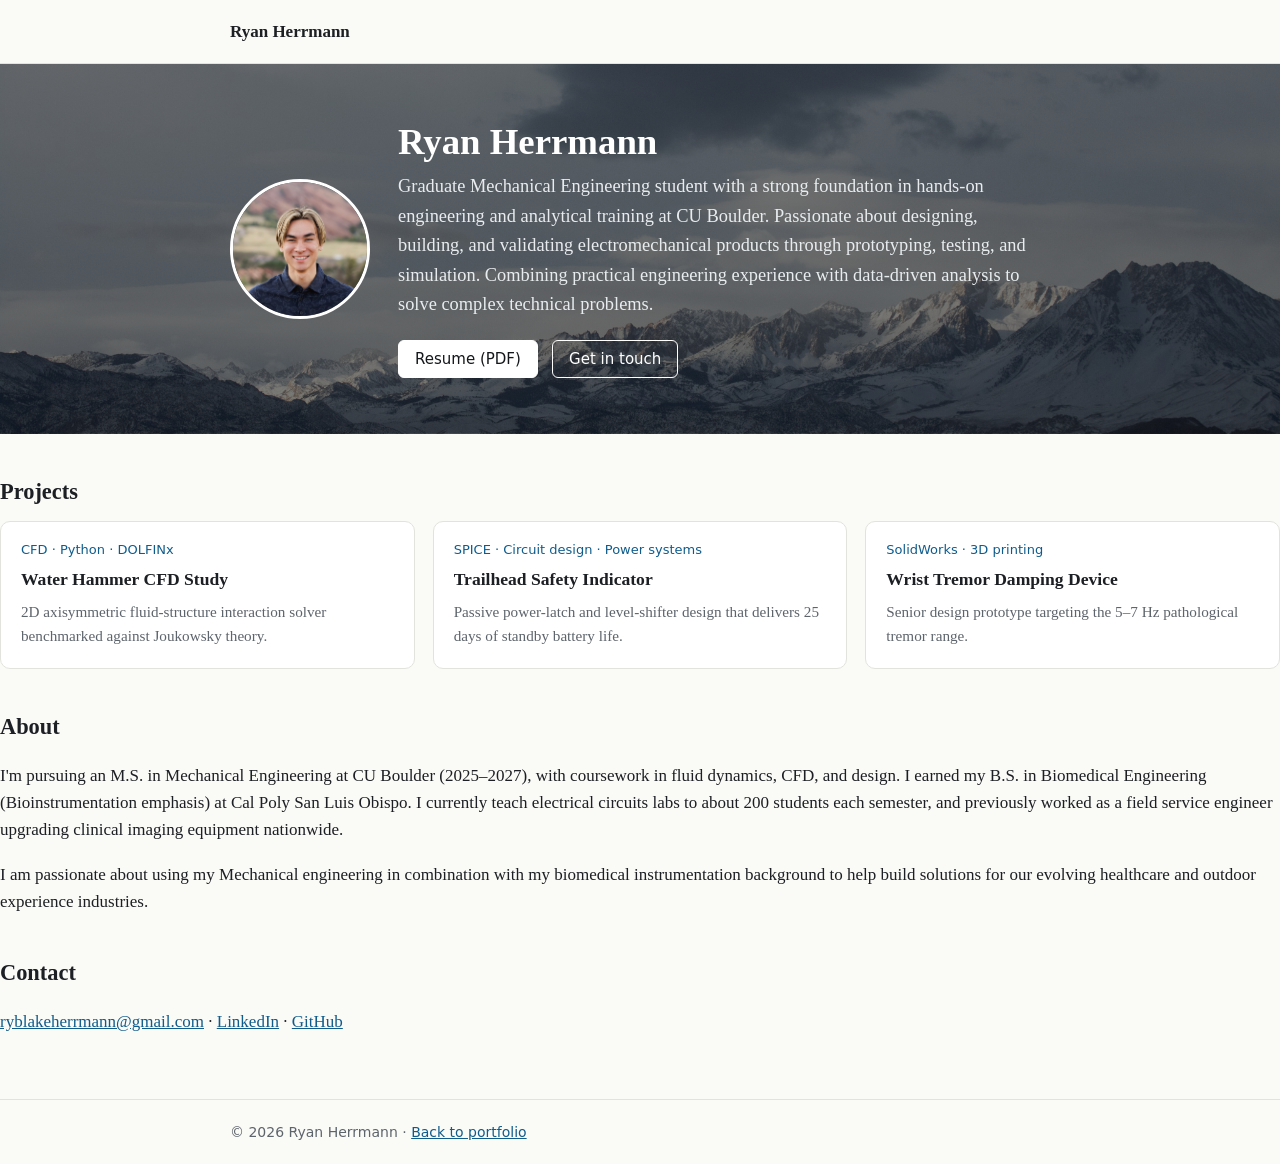
<file: index.html>
<!doctype html>
<html lang="en"><head><meta charset="utf-8"><meta name="viewport" content="width=device-width,initial-scale=1">
<title>Portfolio | Ryan Herrmann</title><link rel="stylesheet" href="style.css"></head><body>
<header class="site"><div class="wrap"><a class="brand" href="index.html">Ryan Herrmann</a></header>
<section class="hero">
  <div class="wrap hero-inner">
    <img class="headshot" src="images/Headshot.jpg" alt="Photo of Ryan Herrmann">
    <div>
      <h1>Ryan Herrmann</h1>
      <p class="lead">Graduate Mechanical Engineering student with a strong foundation in hands-on engineering and
analytical training at CU Boulder. Passionate about designing, building, and validating electromechanical
products through prototyping, testing, and simulation. Combining practical engineering experience with
data-driven analysis to solve complex technical problems.</p>
      <a class="btn primary" href="pdfs/Ryan_Herrmann_Resume.pdf">Resume (PDF)</a>
      <a class="btn" href="#contact">Get in touch</a>
    </div>
  </div>
</section>
<h2 id="projects">Projects</h2>
<div class="grid">
<a class="card" href="projects/water-hammer.html"><div class="tags">CFD &middot; Python &middot; DOLFINx</div><h3>Water Hammer CFD Study</h3><p>2D axisymmetric fluid-structure interaction solver benchmarked against Joukowsky theory.</p></a>
<a class="card" href="projects/trailhead-safety.html"><div class="tags">SPICE &middot; Circuit design &middot; Power systems</div><h3>Trailhead Safety Indicator</h3><p>Passive power-latch and level-shifter design that delivers 25 days of standby battery life.</p></a>
<a class="card" href="projects/tremor-device.html"><div class="tags">SolidWorks &middot; 3D printing</div><h3>Wrist Tremor Damping Device</h3><p>Senior design prototype targeting the 5&ndash;7 Hz pathological tremor range.</p></a>
</div>

<h2 id="about">About</h2>
<p>I'm pursuing an M.S. in Mechanical Engineering at CU Boulder (2025&ndash;2027), with coursework in fluid dynamics, CFD, and design. I earned my B.S. in Biomedical Engineering (Bioinstrumentation emphasis) at Cal Poly San Luis Obispo. I currently teach electrical circuits labs to about 200 students each semester, and previously worked as a field service engineer upgrading clinical imaging equipment nationwide.</p>
<p>I am passionate about using my Mechanical engineering in combination with my biomedical instrumentation background to help build solutions for our evolving healthcare and outdoor experience industries.</p>

<h2 id="contact">Contact</h2>
<p><a href="mailto:ryblakeherrmann@gmail.com">ryblakeherrmann@gmail.com</a> &middot; <a href="https://linkedin.com/in/ryan-herrmann">LinkedIn</a> &middot; <a href="https://github.com/RyanHerrmann02">GitHub</a></p>
</main><footer><div class="wrap">&copy; 2026 Ryan Herrmann &middot; <a href="index.html">Back to portfolio</a></div></footer></body></html>
</file>
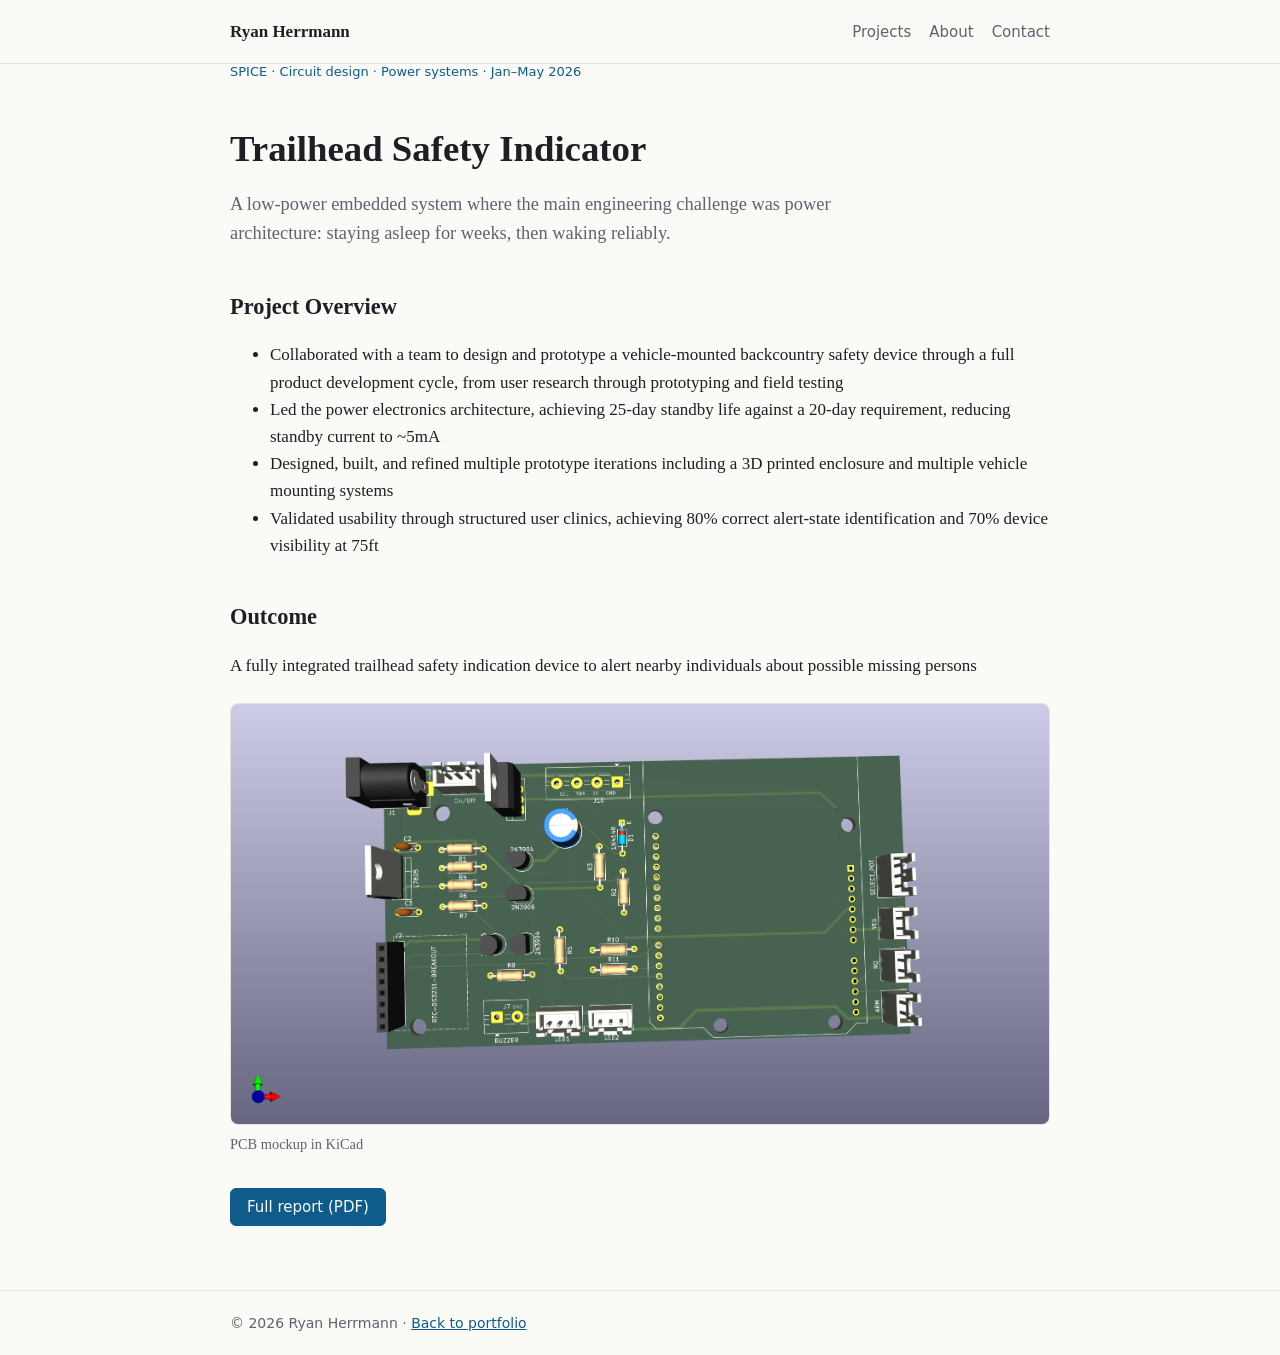
<file: projects/trailhead-safety.html>
<!doctype html>
<html lang="en"><head><meta charset="utf-8"><meta name="viewport" content="width=device-width,initial-scale=1">
<title>Trailhead Safety Indicator | Ryan Herrmann</title><link rel="stylesheet" href="../style.css"></head><body>
<header class="site"><div class="wrap"><a class="brand" href="../index.html">Ryan Herrmann</a>
<nav><a href="../index.html#projects">Projects</a><a href="../index.html#about">About</a><a href="../index.html#contact">Contact</a></nav></div></header>
<main class="wrap">
<div class="tags">SPICE &middot; Circuit design &middot; Power systems &middot; Jan&ndash;May 2026</div>
<h1>Trailhead Safety Indicator</h1>
<p class="lead">A low-power embedded system where the main engineering challenge was power architecture: staying asleep for weeks, then waking reliably.</p>
<h2>Project Overview</h2>
<ul>
  <li>Collaborated with a team to design and prototype a vehicle-mounted backcountry safety device through a full product development cycle, from user research through prototyping and field testing</li>
  <li>Led the power electronics architecture, achieving 25-day standby life against a 20-day requirement, reducing standby current to ~5mA</li>
  <li>Designed, built, and refined multiple prototype iterations including a 3D printed enclosure and multiple vehicle mounting systems</li>
  <li>Validated usability through structured user clinics, achieving 80% correct alert-state identification and 70% device visibility at 75ft</li>
</ul>
<h2>Outcome</h2>
<p>A fully integrated trailhead safety indication device to alert nearby individuals about possible missing persons</p>
<figure>
  <img src="../images/Board_Rendering_Top.png" alt="Top-down rendering of the Trailhead Safety Indicator PCB in KiCad">
  <figcaption>PCB mockup in KiCad</figcaption>
</figure>
<a class="btn primary" href="../pdfs/trailhead-report.pdf">Full report (PDF)</a>
</main><footer><div class="wrap">&copy; 2026 Ryan Herrmann &middot; <a href="../index.html">Back to portfolio</a></div></footer></body></html>
</file>
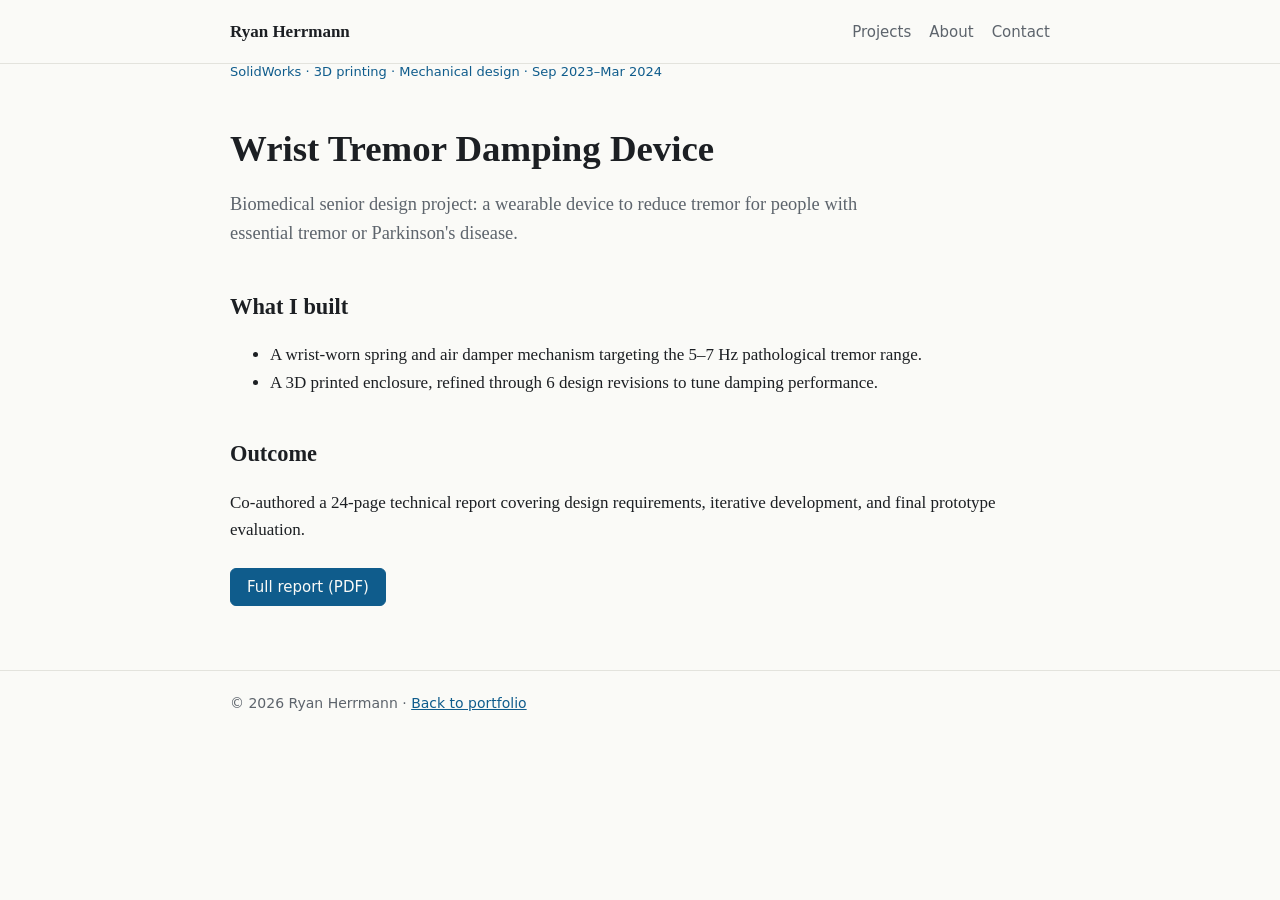
<file: projects/tremor-device.html>
<!doctype html>
<html lang="en"><head><meta charset="utf-8"><meta name="viewport" content="width=device-width,initial-scale=1">
<title>Wrist Tremor Damping Device | Ryan Herrmann</title><link rel="stylesheet" href="../style.css"></head><body>
<header class="site"><div class="wrap"><a class="brand" href="../index.html">Ryan Herrmann</a>
<nav><a href="../index.html#projects">Projects</a><a href="../index.html#about">About</a><a href="../index.html#contact">Contact</a></nav></div></header>
<main class="wrap">
<div class="tags">SolidWorks &middot; 3D printing &middot; Mechanical design &middot; Sep 2023&ndash;Mar 2024</div>
<h1>Wrist Tremor Damping Device</h1>
<p class="lead">Biomedical senior design project: a wearable device to reduce tremor for people with essential tremor or Parkinson's disease.</p>
<h2>What I built</h2>
<ul>
<li>A wrist-worn spring and air damper mechanism targeting the 5&ndash;7 Hz pathological tremor range.</li>
<li>A 3D printed enclosure, refined through 6 design revisions to tune damping performance.</li>
</ul>
<h2>Outcome</h2>
<p>Co-authored a 24-page technical report covering design requirements, iterative development, and final prototype evaluation.</p>
<a class="btn primary" href="../pdfs/tremor-report.pdf">Full report (PDF)</a>
</main><footer><div class="wrap">&copy; 2026 Ryan Herrmann &middot; <a href="../index.html">Back to portfolio</a></div></footer></body></html>
</file>
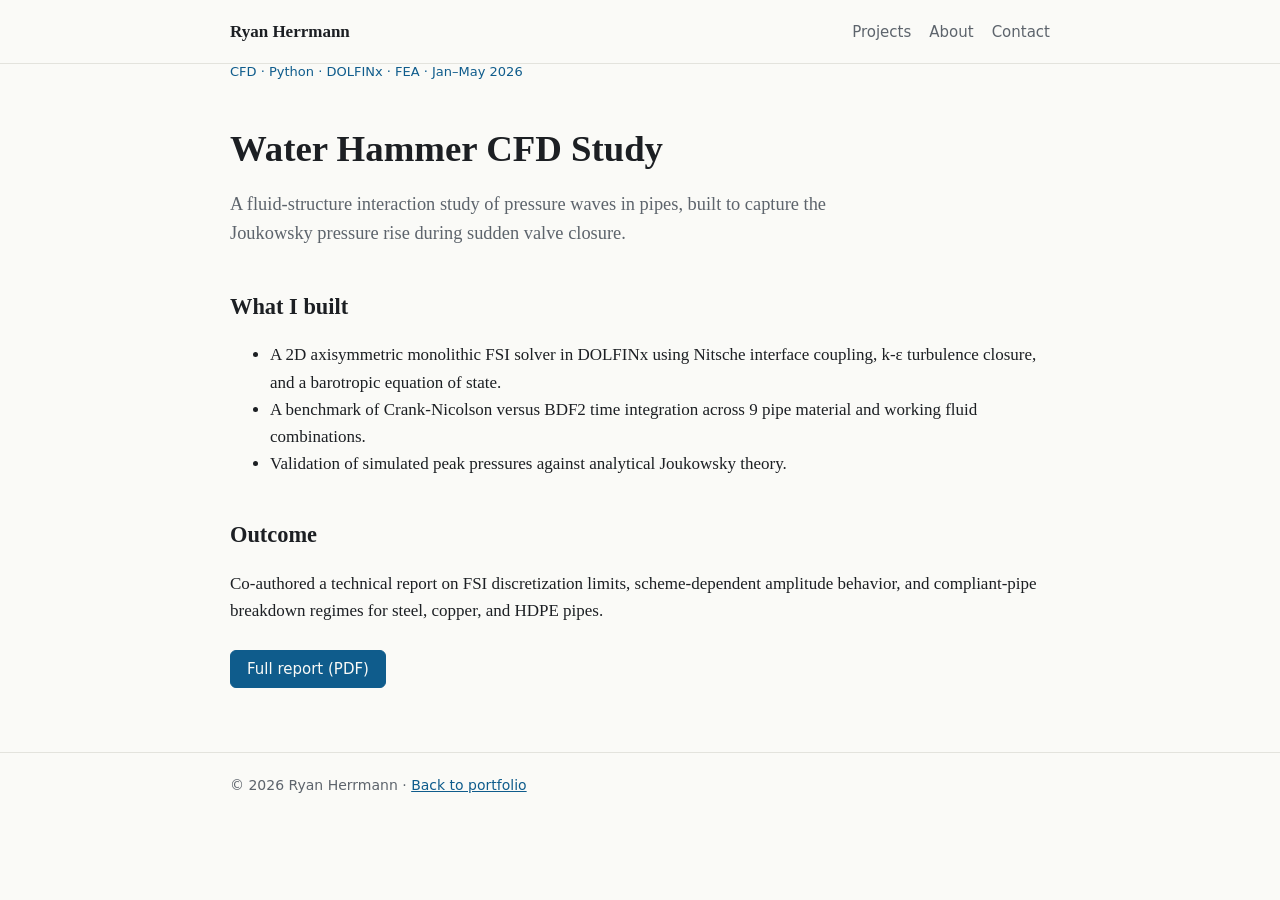
<file: projects/water-hammer.html>
<!doctype html>
<html lang="en"><head><meta charset="utf-8"><meta name="viewport" content="width=device-width,initial-scale=1">
<title>Water Hammer CFD Study | Ryan Herrmann</title><link rel="stylesheet" href="../style.css"></head><body>
<header class="site"><div class="wrap"><a class="brand" href="../index.html">Ryan Herrmann</a>
<nav><a href="../index.html#projects">Projects</a><a href="../index.html#about">About</a><a href="../index.html#contact">Contact</a></nav></div></header>
<main class="wrap">
<div class="tags">CFD &middot; Python &middot; DOLFINx &middot; FEA &middot; Jan&ndash;May 2026</div>
<h1>Water Hammer CFD Study</h1>
<p class="lead">A fluid-structure interaction study of pressure waves in pipes, built to capture the Joukowsky pressure rise during sudden valve closure.</p>
<h2>What I built</h2>
<ul>
<li>A 2D axisymmetric monolithic FSI solver in DOLFINx using Nitsche interface coupling, k-&epsilon; turbulence closure, and a barotropic equation of state.</li>
<li>A benchmark of Crank-Nicolson versus BDF2 time integration across 9 pipe material and working fluid combinations.</li>
<li>Validation of simulated peak pressures against analytical Joukowsky theory.</li>
</ul>
<h2>Outcome</h2>
<p>Co-authored a technical report on FSI discretization limits, scheme-dependent amplitude behavior, and compliant-pipe breakdown regimes for steel, copper, and HDPE pipes.</p>
<a class="btn primary" href="../pdfs/water-hammer-report.pdf">Full report (PDF)</a>
</main><footer><div class="wrap">&copy; 2026 Ryan Herrmann &middot; <a href="../index.html">Back to portfolio</a></div></footer></body></html>
</file>
<file: style.css>
:root{--bg:#fafaf7;--ink:#1c1f23;--muted:#5d646c;--accent:#0f5c8c;--card:#fff;--line:#e3e3dd}
@media(prefers-color-scheme:dark){:root{--bg:#14171a;--ink:#eceae4;--muted:#9aa2aa;--accent:#6bb7e6;--card:#1c2024;--line:#2b3035}}
*{box-sizing:border-box}
body{margin:0;background:var(--bg);color:var(--ink);font:17px/1.6 Georgia,"Times New Roman",serif}
.wrap{max-width:860px;margin:0 auto;padding:0 20px}
header.site{border-bottom:1px solid var(--line);padding:18px 0}
header.site .wrap{display:flex;justify-content:space-between;align-items:baseline;flex-wrap:wrap;gap:8px}
header.site a.brand{font-weight:bold;color:var(--ink);text-decoration:none}
nav a{margin-left:18px;color:var(--muted);text-decoration:none;font:15px system-ui,sans-serif}
nav a:hover{color:var(--accent)}
a{color:var(--accent)}
h1{font-size:2.3rem;line-height:1.2;margin:48px 0 8px}
h2{font-size:1.4rem;margin:40px 0 12px}
.lead{font-size:1.15rem;color:var(--muted);max-width:640px}
.grid{display:grid;grid-template-columns:repeat(auto-fit,minmax(250px,1fr));gap:18px}
.card{background:var(--card);border:1px solid var(--line);border-radius:10px;padding:20px;text-decoration:none;color:var(--ink);display:block}
.card:hover{border-color:var(--accent)}
.card h3{margin:0 0 6px;font-size:1.1rem}
.card p{margin:0;color:var(--muted);font-size:.95rem}
.tags{font:13px system-ui,sans-serif;color:var(--accent);margin-bottom:8px}
.btn{display:inline-block;margin:8px 10px 0 0;padding:9px 16px;border:1px solid var(--accent);border-radius:6px;text-decoration:none;font:15px system-ui,sans-serif}
.btn.primary{background:var(--accent);color:var(--bg)}
figure{margin:24px 0}
figure img{max-width:100%;border-radius:8px;border:1px solid var(--line)}
figcaption{color:var(--muted);font-size:.9rem}
.todo{background:#fff6d6;color:#5c4a00;padding:2px 6px;border-radius:4px;font-size:.9em}
footer{border-top:1px solid var(--line);margin-top:64px;padding:24px 0;color:var(--muted);font:14px system-ui,sans-serif}
.hero{
  background-color:#243447; /* shown if the photo is missing */
  background-image:linear-gradient(rgba(10,15,20,.55),rgba(10,15,20,.55)),url("images/background.jpg");
  background-size:cover;
  background-position:center;
  color:#fff;
  padding:56px 0;
}
.hero-inner{display:flex;align-items:center;gap:28px}
.headshot{width:140px;height:140px;border-radius:50%;object-fit:cover;border:3px solid #fff;flex-shrink:0}
.hero h1{margin:0 0 8px;color:#fff}
.hero .lead{color:#e8ecef;margin:0 0 12px}
.hero .btn{border-color:#fff;color:#fff}
.hero .btn.primary{background:#fff;color:#14171a}
@media(max-width:560px){
  .hero-inner{flex-direction:column;text-align:center}
}
</file>
